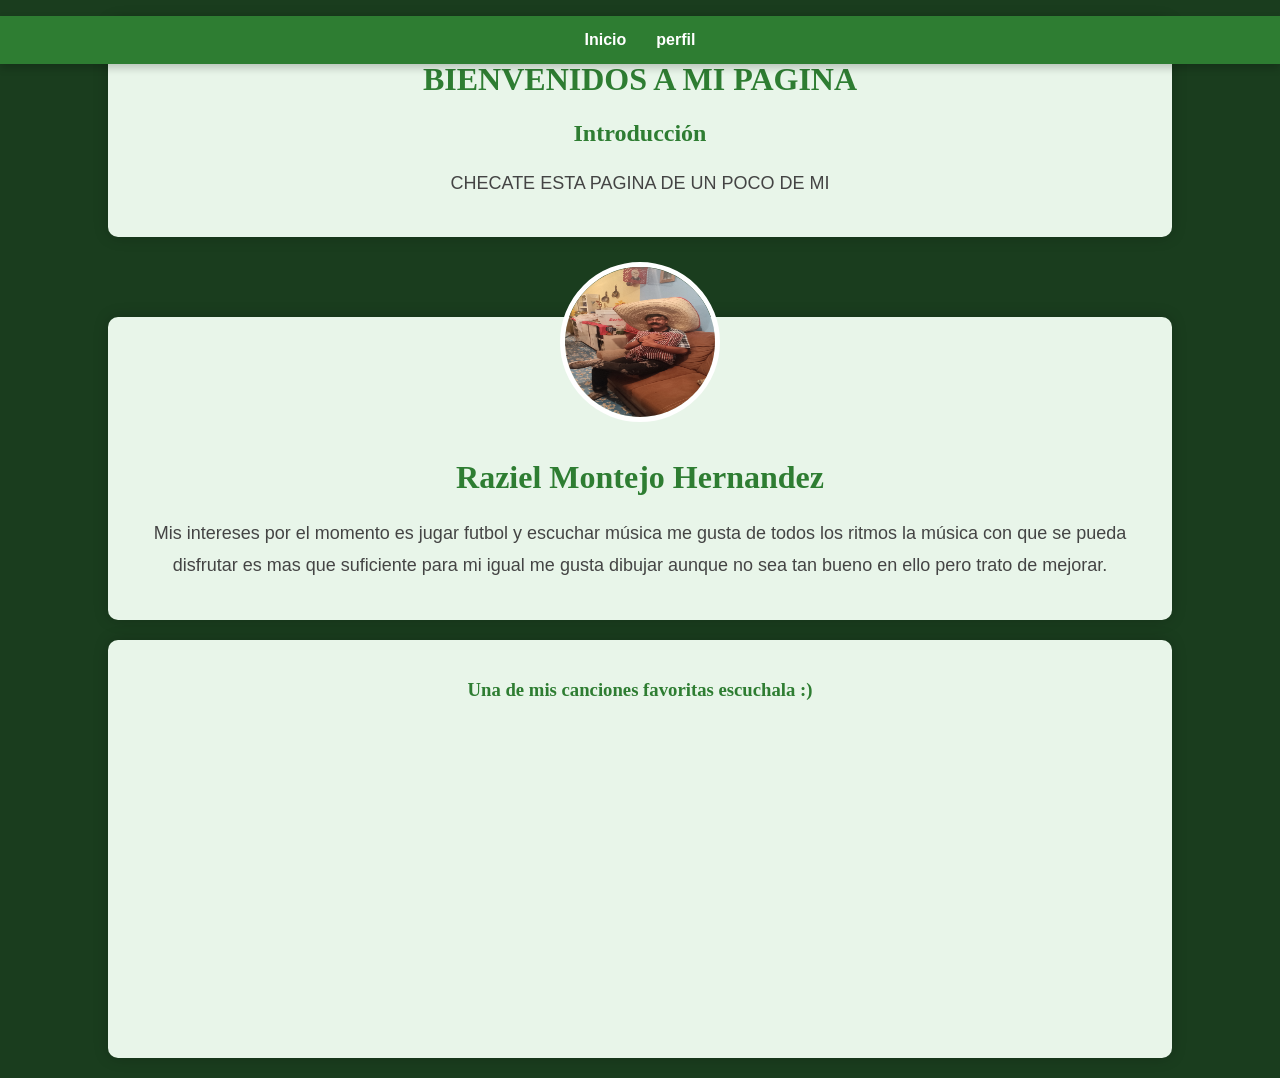
<file: index.html>
<!DOCTYPE html>
<html lang="es">
<head>
    <meta charset="UTF-8">
    <meta name="viewport" content="width=device-width, initial-scale=1.0">
    <title>Mini-Página Web - Perfil</title>
    <style>
        body {
            font-family: 'Poppins', sans-serif;
            margin: 0;
            padding: 0;
            background-color: #1a3d1e;
            color: white;
        }
        .container {
            width: 80%;
            margin: 20px auto;
            background: #e8f5e9;
            padding: 20px;
            box-shadow: 0 0 15px rgba(0, 0, 0, 0.2);
            color: black;
            text-align: center;
            border-radius: 10px;
        }
        .menu {
            list-style: none;
            padding: 0;
            display: flex;
            justify-content: center;
            background: #2e7d32;
            position: fixed;
            width: 100%;
            top: 0;
            left: 0;
            box-shadow: 0 4px 8px rgba(0, 0, 0, 0.2);
        }
        .menu li {
            padding: 15px;
        }
        .menu li a {
            color: white;
            text-decoration: none;
            font-weight: bold;
            transition: color 0.3s;
        }
        .menu li a:hover {
            color: #a5d6a7;
        }
        h1, h2, h3 {
            color: #2e7d32;
            font-family: 'Georgia', serif;
        }
        p {
            line-height: 1.8;
            color: #444;
            font-size: 18px;
            font-family: 'Arial', sans-serif;
        }
        .contenido {
            margin-top: 20px;
        }
        img {
            max-width: 100%;
            height: auto;
            margin-top: 20px;
            border-radius: 5px;
        }
        .perfil {
            position: relative;
            text-align: center;
            margin-top: 80px;
        }
        .perfil img {
            width: 150px;
            height: 150px;
            border-radius: 50%;
            position: absolute;
            left: 50%;
            transform: translateX(-50%);
            top: -75px;
            border: 5px solid white;
        }
        .perfil-contenido {
            padding-top: 100px;
        }
    </style>
</head>
<body>
    <ul class="menu">
        <li><a href="#inicio">Inicio</a></li>
        <li><a href="#perfil">perfil</a></li>
    </ul>
    
    <div class="container">
        <h1 id="inicio">BIENVENIDOS A MI PAGINA</h1>
        <h2>Introducción</h2>
        <p>CHECATE ESTA PAGINA DE UN POCO DE MI</p>
    </div>
    
    <div class="container perfil" id="perfil">
        <img src="IMG_20230915_213234.jpg" alt="Foto de perfil">
        <div class="perfil-contenido">
            <h1>Raziel Montejo Hernandez</h1>
            <p>Mis intereses por el momento es jugar futbol y escuchar música me gusta de todos los ritmos la música con que se pueda disfrutar es mas que suficiente para mi igual me gusta dibujar aunque no sea tan bueno en ello pero trato de mejorar.</p>
        </div>
    </div>
    
    <div class="container">
        <h3>Una de mis canciones favoritas escuchala :)</h3>
        <iframe width="100%" height="315" src="https://www.youtube.com/embed/NKDr9iWlDfU" frameborder="0" allow="accelerometer; autoplay; encrypted-media; gyroscope; picture-in-picture" allowfullscreen></iframe>
    </div>
</body>
</html>
</file>
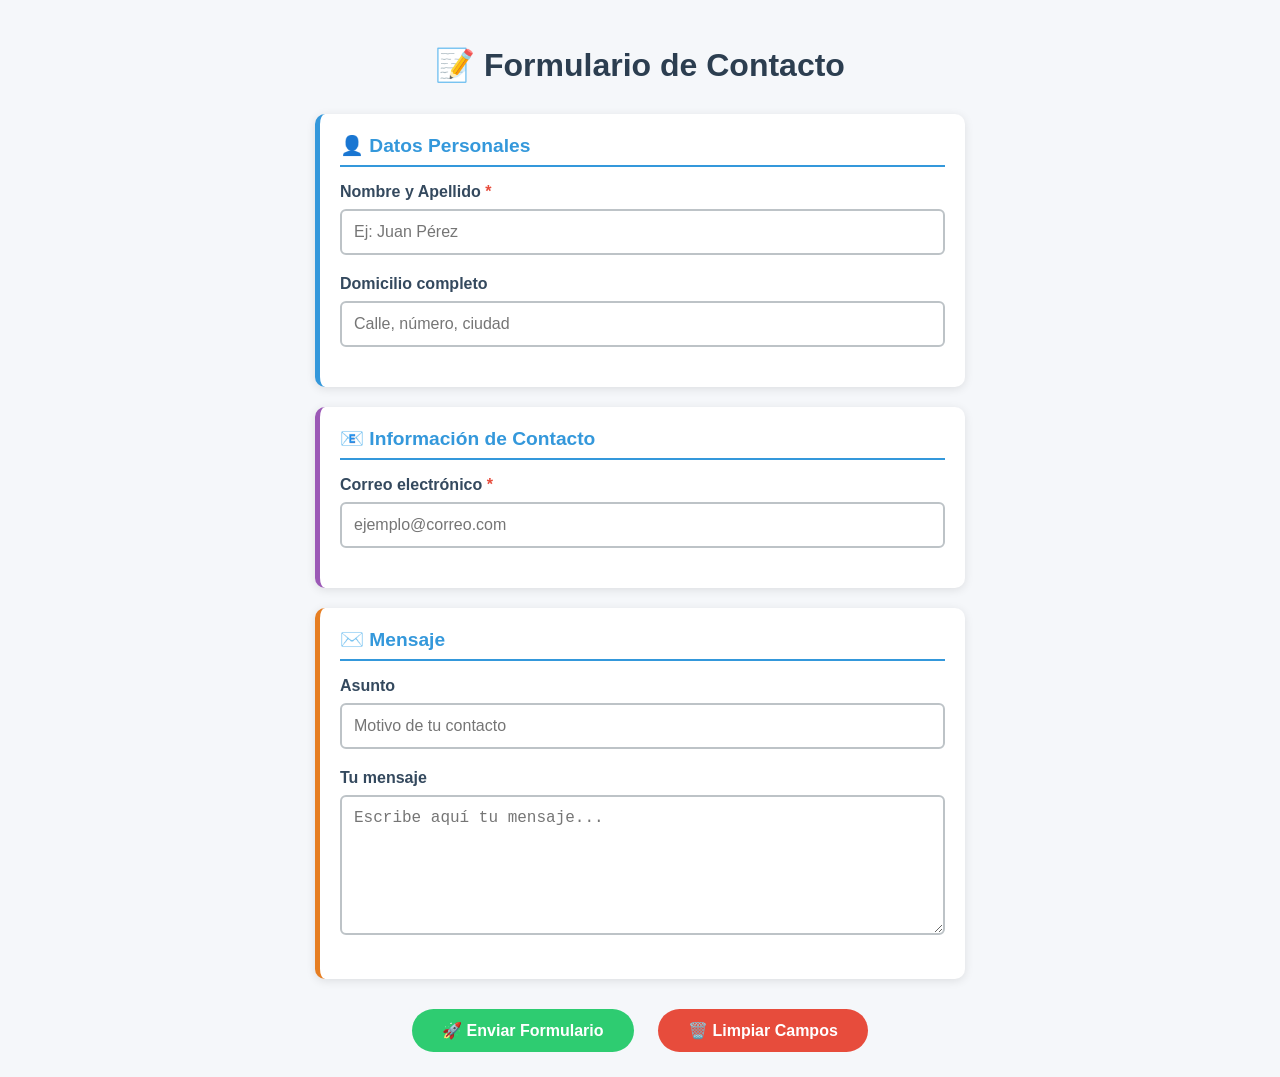
<file: formulario.html>
<!DOCTYPE html>
<html lang="es">
<head>
    <meta charset="UTF-8">
    <meta name="viewport" content="width=device-width, initial-scale=1.0">
    <title>Formulario de Contacto Mejorado</title>
    <style>
        body {
            font-family: 'Segoe UI', Tahoma, Geneva, Verdana, sans-serif;
            max-width: 650px;
            margin: 0 auto;
            padding: 25px;
            background-color: #f5f7fa;
        }
        h1 {
            color: #2c3e50;
            text-align: center;
            margin-bottom: 30px;
        }
        .form-section {
            background-color: white;
            border-radius: 10px;
            padding: 20px;
            margin-bottom: 20px;
            box-shadow: 0 2px 10px rgba(0,0,0,0.1);
        }
        .form-section h2 {
            color: #3498db;
            margin-top: 0;
            font-size: 1.2em;
            border-bottom: 2px solid #3498db;
            padding-bottom: 8px;
        }
        .form-group {
            margin-bottom: 20px;
        }
        label {
            display: block;
            margin-bottom: 8px;
            font-weight: 600;
            color: #34495e;
        }
        .required:after {
            content: " *";
            color: #e74c3c;
        }
        input[type="text"],
        input[type="email"],
        textarea {
            width: 100%;
            padding: 12px;
            border: 2px solid #bdc3c7;
            border-radius: 6px;
            box-sizing: border-box;
            font-size: 16px;
            transition: border 0.3s;
        }
        input[type="text"]:focus,
        input[type="email"]:focus,
        textarea:focus {
            border-color: #3498db;
            outline: none;
        }
        textarea {
            height: 140px;
            resize: vertical;
        }
        .button-container {
            text-align: center;
            margin-top: 30px;
        }
        .btn {
            padding: 12px 30px;
            border: none;
            border-radius: 30px;
            font-size: 16px;
            font-weight: bold;
            cursor: pointer;
            transition: all 0.3s;
            margin: 0 10px;
        }
        .btn-submit {
            background-color: #2ecc71;
            color: white;
        }
        .btn-submit:hover {
            background-color: #27ae60;
            transform: translateY(-2px);
            box-shadow: 0 4px 8px rgba(46, 204, 113, 0.3);
        }
        .btn-reset {
            background-color: #e74c3c;
            color: white;
        }
        .btn-reset:hover {
            background-color: #c0392b;
            transform: translateY(-2px);
            box-shadow: 0 4px 8px rgba(231, 76, 60, 0.3);
        }
    </style>
</head>
<body>
    <h1>📝 Formulario de Contacto</h1>
    <form action="#" method="post">
        <!-- Sección de Datos Personales -->
        <div class="form-section" style="border-left: 5px solid #3498db;">
            <h2>👤 Datos Personales</h2>
            
            <div class="form-group">
                <label for="nombre" class="required">Nombre y Apellido</label>
                <input type="text" id="nombre" name="nombre" required placeholder="Ej: Juan Pérez">
            </div>
            
            <div class="form-group">
                <label for="domicilio">Domicilio completo</label>
                <input type="text" id="domicilio" name="domicilio" placeholder="Calle, número, ciudad">
            </div>
        </div>

        <!-- Sección de Contacto -->
        <div class="form-section" style="border-left: 5px solid #9b59b6;">
            <h2>📧 Información de Contacto</h2>
            
            <div class="form-group">
                <label for="email" class="required">Correo electrónico</label>
                <input type="email" id="email" name="email" required placeholder="ejemplo@correo.com">
            </div>
        </div>

        <!-- Sección de Mensaje -->
        <div class="form-section" style="border-left: 5px solid #e67e22;">
            <h2>✉️ Mensaje</h2>
            
            <div class="form-group">
                <label for="asunto">Asunto</label>
                <input type="text" id="asunto" name="asunto" placeholder="Motivo de tu contacto">
            </div>
            
            <div class="form-group">
                <label for="mensaje">Tu mensaje</label>
                <textarea id="mensaje" name="mensaje" placeholder="Escribe aquí tu mensaje..."></textarea>
            </div>
        </div>

        <!-- Botones -->
        <div class="button-container">
            <button type="submit" class="btn btn-submit">🚀 Enviar Formulario</button>
            <button type="reset" class="btn btn-reset">🗑️ Limpiar Campos</button>
        </div>
    </form>
</body>
</html>
</file>
